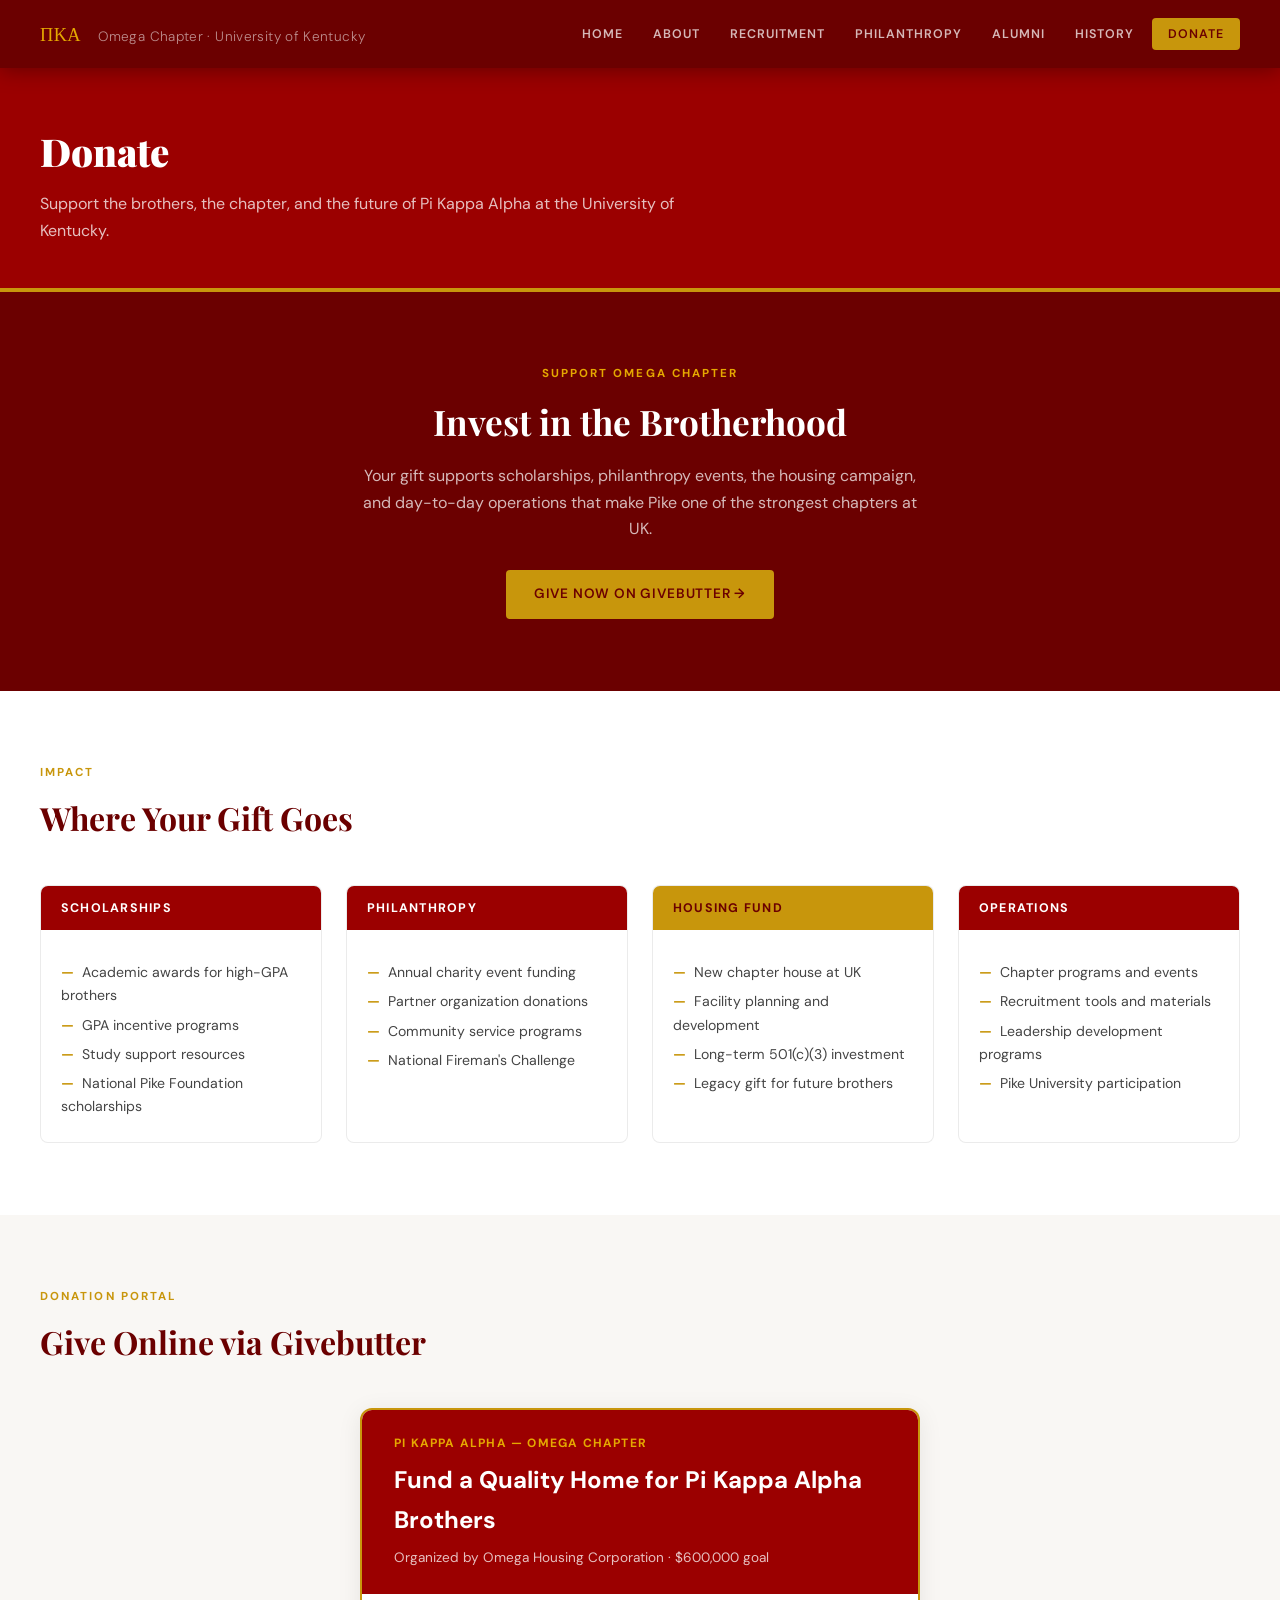
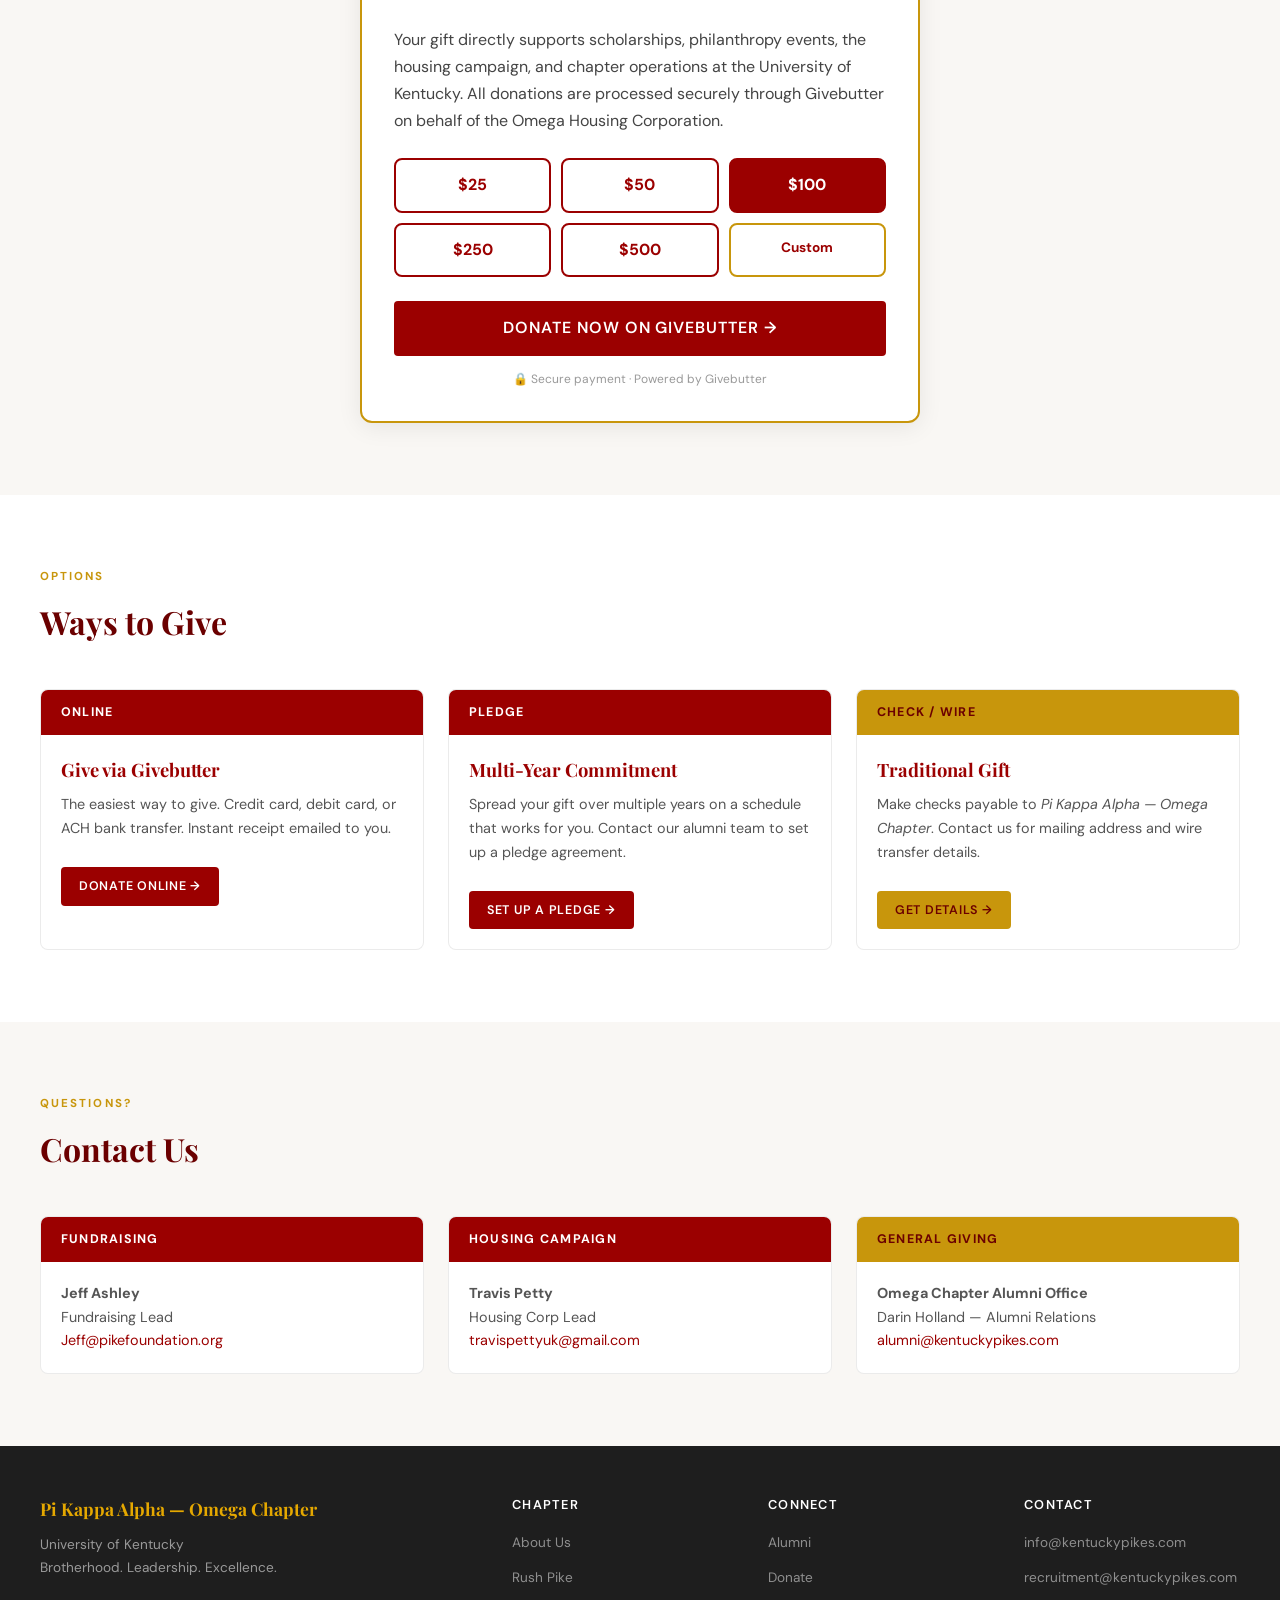
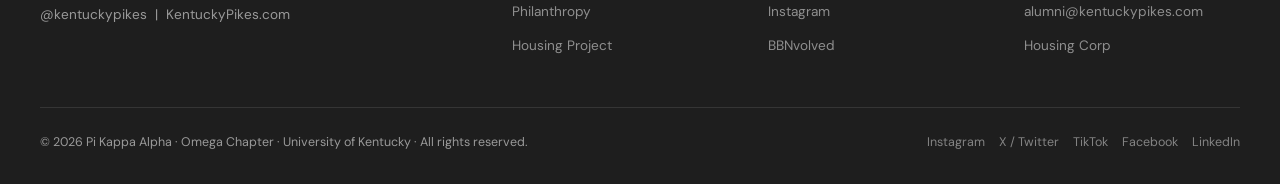
<file: donate.html>
<!DOCTYPE html>
<html lang="en">
<head>
  <meta charset="UTF-8" />
  <meta name="viewport" content="width=device-width, initial-scale=1.0" />
  <title>Donate — Pi Kappa Alpha Omega Chapter | UK</title>
  <link rel="stylesheet" href="styles.css" />
    <link rel="icon" href="https://github.com/BenBeady/ukpikes/blob/main/photos/Screenshot%202026-04-16%20222029.png?raw=true" type="image/jpeg">
</head>
<body>
<script src="nav.js"></script>

<div class="page-title">
  <h1>Donate</h1>
  <p>Support the brothers, the chapter, and the future of Pi Kappa Alpha at the University of Kentucky.</p>
</div>

<!-- CTA HERO -->
<section class="section section-dark">
  <div style="text-align:center;">
    <p class="section-label" style="color:var(--gold-vivid);">Support Omega Chapter</p>
    <h2 style="font-size:2.2rem;margin-bottom:12px;">Invest in the Brotherhood</h2>
    <p style="color:rgba(255,255,255,.72);max-width:580px;margin:0 auto 28px;">
      Your gift supports scholarships, philanthropy events, the housing campaign, and day-to-day operations that make Pike one of the strongest chapters at UK.
    </p>
    <a href="https://givebutter.com/A-New-Home-for-Omega-Pikes" target="_blank" class="btn btn-gold">Give Now on Givebutter →</a>
  </div>
</section>

<!-- WHERE IT GOES -->
<section class="section">
  <p class="section-label">Impact</p>
  <h2>Where Your Gift Goes</h2>
  <div class="card-grid card-grid-4">
    <div class="card">
      <div class="card-header">Scholarships</div>
      <div class="card-body">
        <ul>
          <li>Academic awards for high-GPA brothers</li>
          <li>GPA incentive programs</li>
          <li>Study support resources</li>
          <li>National Pike Foundation scholarships</li>
        </ul>
      </div>
    </div>
    <div class="card">
      <div class="card-header">Philanthropy</div>
      <div class="card-body">
        <ul>
          <li>Annual charity event funding</li>
          <li>Partner organization donations</li>
          <li>Community service programs</li>
          <li>National Fireman's Challenge</li>
        </ul>
      </div>
    </div>
    <div class="card">
      <div class="card-header gold">Housing Fund</div>
      <div class="card-body">
        <ul>
          <li>New chapter house at UK</li>
          <li>Facility planning and development</li>
          <li>Long-term 501(c)(3) investment</li>
          <li>Legacy gift for future brothers</li>
        </ul>
      </div>
    </div>
    <div class="card">
      <div class="card-header">Operations</div>
      <div class="card-body">
        <ul>
          <li>Chapter programs and events</li>
          <li>Recruitment tools and materials</li>
          <li>Leadership development programs</li>
          <li>Pike University participation</li>
        </ul>
      </div>
    </div>
  </div>
</section>

<!-- GIVEBUTTER DONATION -->
<section class="section section-alt">
  <p class="section-label">Donation Portal</p>
  <h2>Give Online via Givebutter</h2>
  <div style="max-width:560px;margin:0 auto;background:#fff;border:2px solid var(--gold);border-radius:12px;overflow:hidden;box-shadow:0 4px 24px rgba(0,0,0,.08);">
    <div style="background:var(--garnet);padding:24px 32px;">
      <p style="color:var(--gold-vivid);font-size:.75rem;font-weight:700;letter-spacing:.1em;text-transform:uppercase;margin-bottom:6px;">Pi Kappa Alpha — Omega Chapter</p>
      <h3 style="color:#fff;font-size:1.5rem;margin:0;">Fund a Quality Home for Pi Kappa Alpha Brothers</h3>
      <p style="color:rgba(255,255,255,.75);font-size:.85rem;margin:8px 0 0;">Organized by Omega Housing Corporation · $600,000 goal</p>
    </div>
    <div style="padding:32px;">
      <p style="color:#444;line-height:1.7;margin-bottom:24px;">
        Your gift directly supports scholarships, philanthropy events, the housing campaign, and chapter operations at the University of Kentucky. All donations are processed securely through Givebutter on behalf of the Omega Housing Corporation.
      </p>
      <div style="display:grid;grid-template-columns:repeat(3,1fr);gap:10px;margin-bottom:24px;">
        <a href="https://givebutter.com/A-New-Home-for-Omega-Pikes" target="_blank" style="display:block;text-align:center;padding:12px 8px;border:2px solid var(--garnet);border-radius:8px;color:var(--garnet);font-weight:700;font-size:1rem;text-decoration:none;">$25</a>
        <a href="https://givebutter.com/A-New-Home-for-Omega-Pikes" target="_blank" style="display:block;text-align:center;padding:12px 8px;border:2px solid var(--garnet);border-radius:8px;color:var(--garnet);font-weight:700;font-size:1rem;text-decoration:none;">$50</a>
        <a href="https://givebutter.com/A-New-Home-for-Omega-Pikes" target="_blank" style="display:block;text-align:center;padding:12px 8px;background:var(--garnet);border:2px solid var(--garnet);border-radius:8px;color:#fff;font-weight:700;font-size:1rem;text-decoration:none;">$100</a>
        <a href="https://givebutter.com/A-New-Home-for-Omega-Pikes" target="_blank" style="display:block;text-align:center;padding:12px 8px;border:2px solid var(--garnet);border-radius:8px;color:var(--garnet);font-weight:700;font-size:1rem;text-decoration:none;">$250</a>
        <a href="https://givebutter.com/A-New-Home-for-Omega-Pikes" target="_blank" style="display:block;text-align:center;padding:12px 8px;border:2px solid var(--garnet);border-radius:8px;color:var(--garnet);font-weight:700;font-size:1rem;text-decoration:none;">$500</a>
        <a href="https://givebutter.com/A-New-Home-for-Omega-Pikes" target="_blank" style="display:block;text-align:center;padding:12px 8px;border:2px solid var(--gold);border-radius:8px;color:var(--garnet);font-weight:700;font-size:.85rem;text-decoration:none;">Custom</a>
      </div>
      <a href="https://givebutter.com/A-New-Home-for-Omega-Pikes" target="_blank" class="btn btn-garnet" style="display:block;text-align:center;width:100%;box-sizing:border-box;font-size:1rem;padding:14px;">
        Donate Now on Givebutter →
      </a>
      <p style="text-align:center;font-size:.75rem;color:#999;margin-top:14px;">🔒 Secure payment · Powered by Givebutter</p>
    </div>
  </div>
</section>

<!-- WAYS TO GIVE -->
<section class="section">
  <p class="section-label">Options</p>
  <h2>Ways to Give</h2>
  <div class="card-grid card-grid-3">
    <div class="card">
      <div class="card-header">Online</div>
      <div class="card-body">
        <h3>Give via Givebutter</h3>
        <p>The easiest way to give. Credit card, debit card, or ACH bank transfer. Instant receipt emailed to you.</p>
        <br><a href="https://givebutter.com/A-New-Home-for-Omega-Pikes" target="_blank" class="btn btn-garnet" style="padding:9px 18px;font-size:.78rem;">Donate Online →</a>
      </div>
    </div>
    <div class="card">
      <div class="card-header">Pledge</div>
      <div class="card-body">
        <h3>Multi-Year Commitment</h3>
        <p>Spread your gift over multiple years on a schedule that works for you. Contact our alumni team to set up a pledge agreement.</p>
        <br><a href="mailto:alumni@kentuckypikes.com" class="btn btn-garnet" style="padding:9px 18px;font-size:.78rem;">Set Up a Pledge →</a>
      </div>
    </div>
    <div class="card">
      <div class="card-header gold">Check / Wire</div>
      <div class="card-body">
        <h3>Traditional Gift</h3>
        <p>Make checks payable to <em>Pi Kappa Alpha — Omega Chapter</em>. Contact us for mailing address and wire transfer details.</p>
        <br><a href="mailto:alumni@kentuckypikes.com" class="btn btn-gold" style="padding:9px 18px;font-size:.78rem;">Get Details →</a>
      </div>
    </div>
  </div>
</section>

<!-- CONTACT -->
<section class="section section-alt">
  <p class="section-label">Questions?</p>
  <h2>Contact Us</h2>
  <div class="card-grid card-grid-3">
    <div class="card">
      <div class="card-header">Fundraising</div>
      <div class="card-body">
        <p><strong>Jeff Ashley</strong><br>Fundraising Lead<br><a href="mailto:Jeff@pikefoundation.org" style="color:var(--garnet);">Jeff@pikefoundation.org</a></p>
      </div>
    </div>
    <div class="card">
      <div class="card-header">Housing Campaign</div>
      <div class="card-body">
        <p><strong>Travis Petty</strong><br>Housing Corp Lead<br><a href="mailto:travispettyuk@gmail.com" style="color:var(--garnet);">travispettyuk@gmail.com</a></p>
      </div>
    </div>
    <div class="card">
      <div class="card-header gold">General Giving</div>
      <div class="card-body">
        <p><strong>Omega Chapter Alumni Office</strong><br>Darin Holland — Alumni Relations<br><a href="mailto:alumni@kentuckypikes.com" style="color:var(--garnet);">alumni@kentuckypikes.com</a></p>
      </div>
    </div>
  </div>
</section>

</body>
</html>
</file>
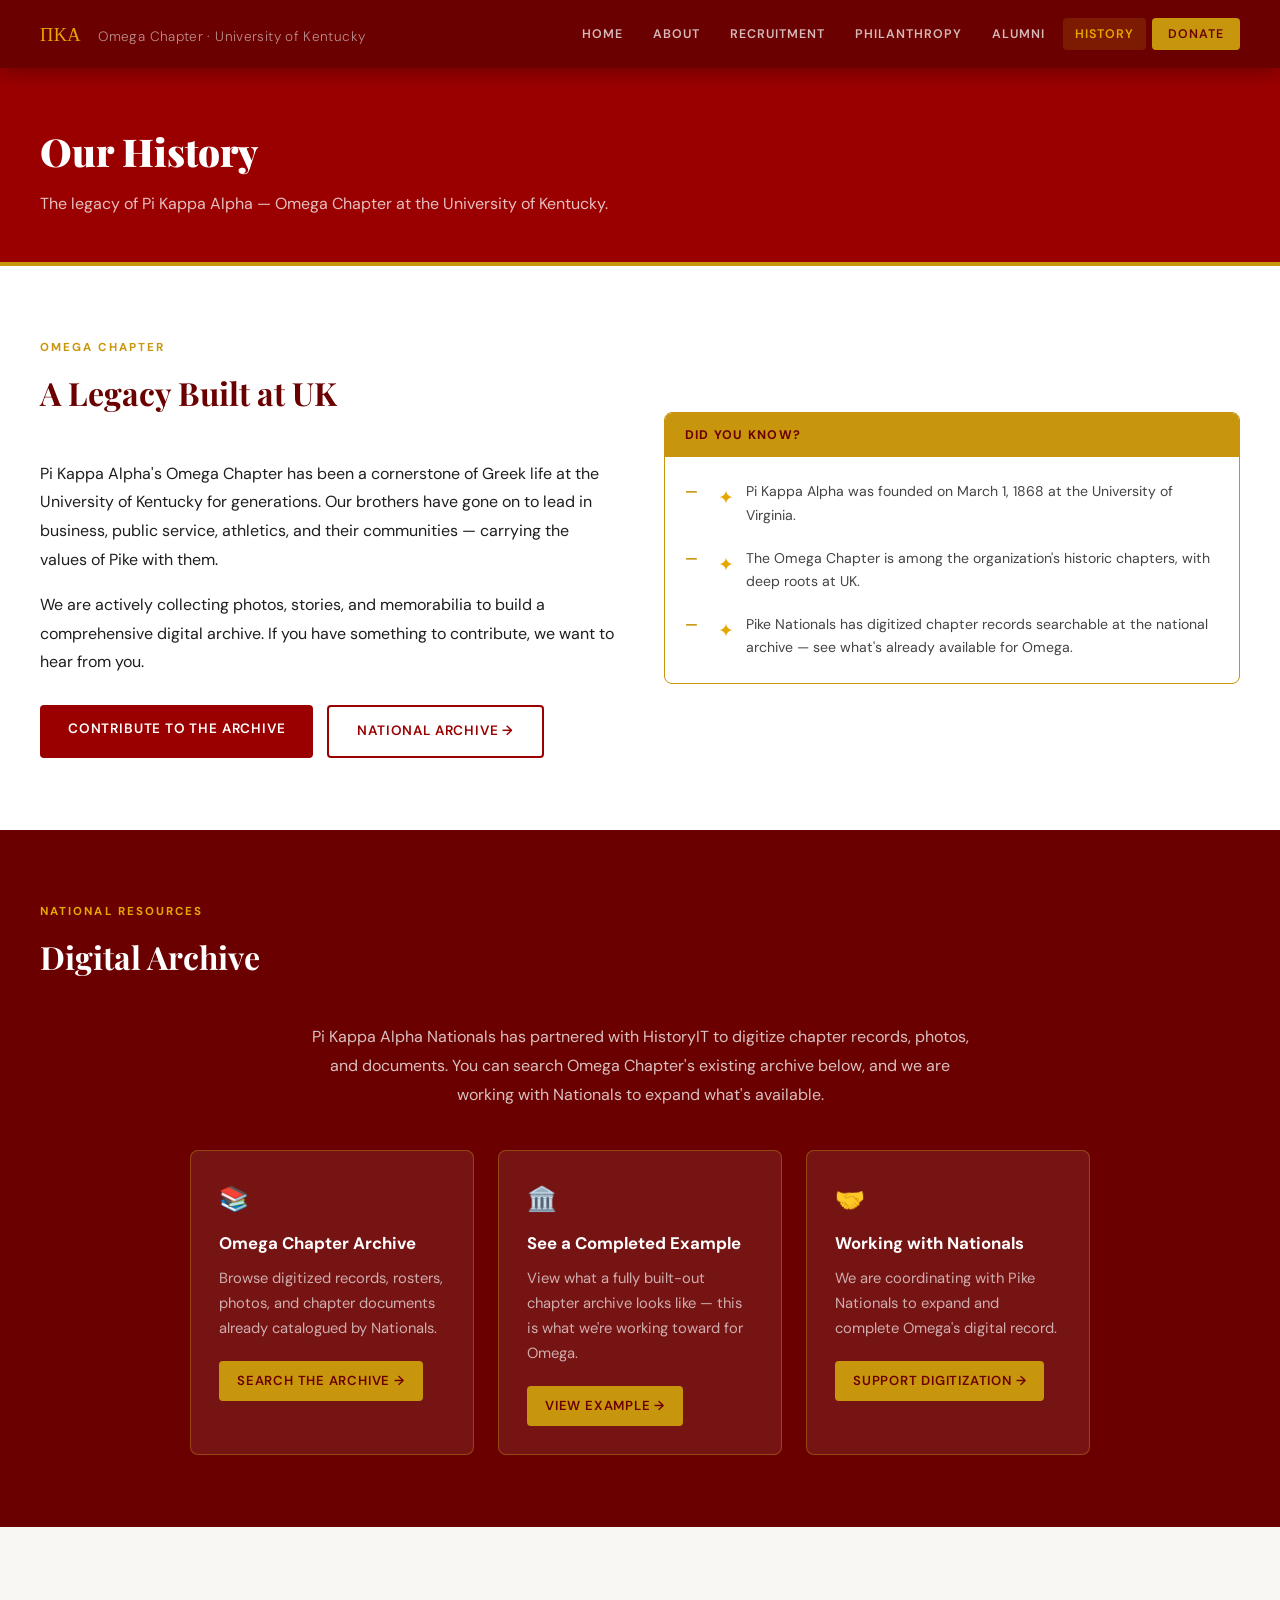
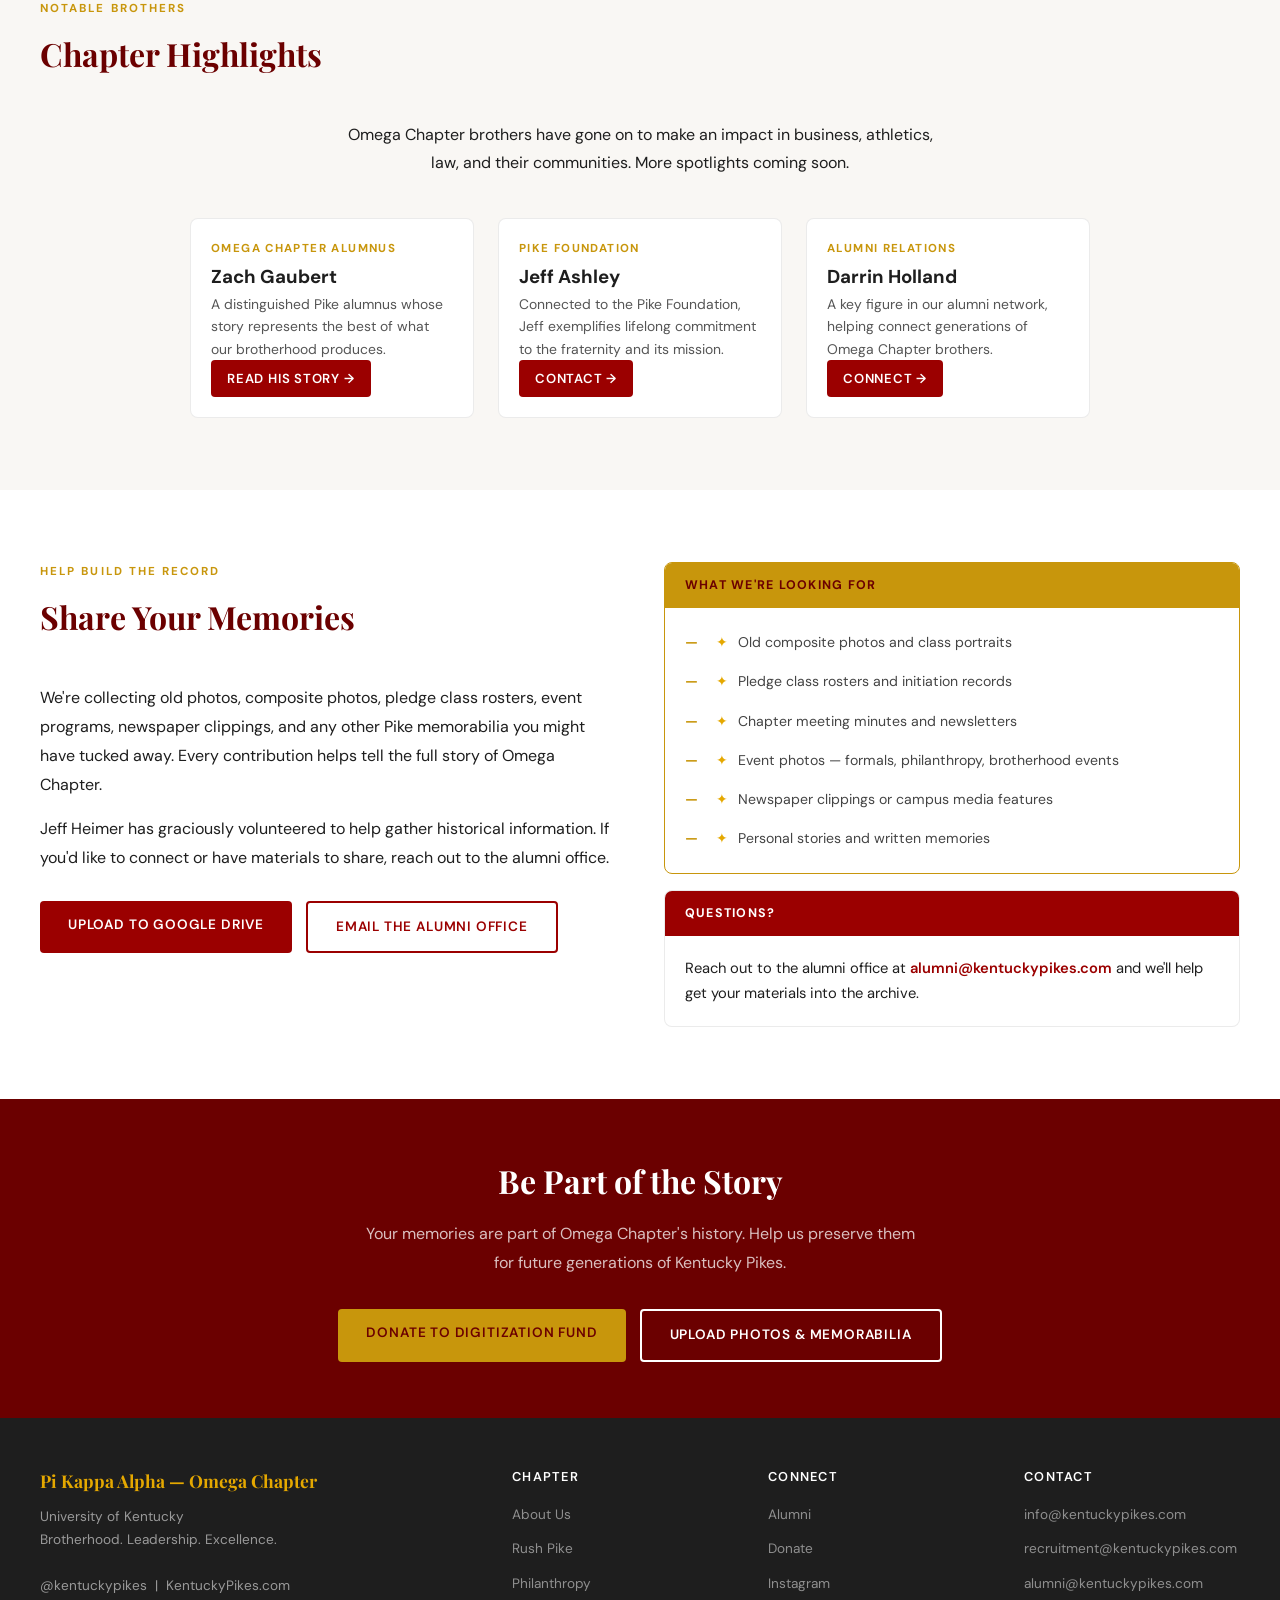
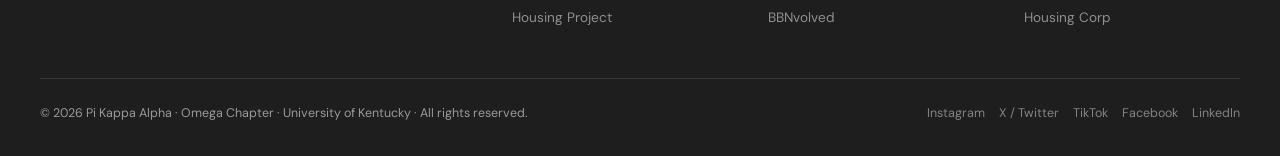
<file: history.html>
<!DOCTYPE html>
<html lang="en">
<head>
  <meta charset="UTF-8" />
  <meta name="viewport" content="width=device-width, initial-scale=1.0" />
  <title>History — Pi Kappa Alpha Omega Chapter | Kentucky</title>
  <link rel="stylesheet" href="styles.css" />
  <link rel="icon" href="https://github.com/BenBeady/ukpikes/blob/main/photos/Screenshot%202026-04-16%20222029.png?raw=true" type="image/jpeg">
</head>
<body>
<script src="nav.js"></script>

<div class="page-title">
  <h1>Our History</h1>
  <p>The legacy of Pi Kappa Alpha — Omega Chapter at the University of Kentucky.</p>
</div>

<!-- INTRO -->
<section class="section">
  <div style="display:grid;grid-template-columns:1fr 1fr;gap:48px;align-items:center;">
    <div>
      <p class="section-label">Omega Chapter</p>
      <h2>A Legacy Built at UK</h2>
      <p style="color:var(--gray);line-height:1.8;">
        Pi Kappa Alpha's Omega Chapter has been a cornerstone of Greek life at the University of Kentucky for generations. Our brothers have gone on to lead in business, public service, athletics, and their communities — carrying the values of Pike with them.
      </p>
      <p style="color:var(--gray);line-height:1.8;margin-top:16px;">
        We are actively collecting photos, stories, and memorabilia to build a comprehensive digital archive. If you have something to contribute, we want to hear from you.
      </p>
      <div class="hero-btns" style="justify-content:flex-start;margin-top:28px;">
        <a href="#contribute" class="btn btn-garnet">Contribute to the Archive</a>
        <a href="https://pike.historyit.com/chapter-view.php?id=176" target="_blank" class="btn btn-outline" style="color:var(--garnet);border-color:var(--garnet);">National Archive →</a>
      </div>
    </div>
    <div class="card" style="border-color:var(--gold);">
      <div class="card-header gold">Did You Know?</div>
      <div class="card-body">
        <ul style="list-style:none;padding:0;margin:0;display:flex;flex-direction:column;gap:14px;">
          <li style="display:flex;gap:12px;align-items:flex-start;">
            <span style="color:var(--gold-vivid);font-size:1.2rem;margin-top:2px;">✦</span>
            <span>Pi Kappa Alpha was founded on March 1, 1868 at the University of Virginia.</span>
          </li>
          <li style="display:flex;gap:12px;align-items:flex-start;">
            <span style="color:var(--gold-vivid);font-size:1.2rem;margin-top:2px;">✦</span>
            <span>The Omega Chapter is among the organization's historic chapters, with deep roots at UK.</span>
          </li>
          <li style="display:flex;gap:12px;align-items:flex-start;">
            <span style="color:var(--gold-vivid);font-size:1.2rem;margin-top:2px;">✦</span>
            <span>Pike Nationals has digitized chapter records searchable at the national archive — see what's already available for Omega.</span>
          </li>
        </ul>
      </div>
    </div>
  </div>
</section>

<!-- NATIONAL DIGITAL ARCHIVE -->
<section class="section section-dark">
  <p class="section-label">National Resources</p>
  <h2>Digital Archive</h2>
  <p style="color:rgba(255,255,255,0.75);max-width:680px;margin:0 auto 40px;text-align:center;line-height:1.8;">
    Pi Kappa Alpha Nationals has partnered with HistoryIT to digitize chapter records, photos, and documents. You can search Omega Chapter's existing archive below, and we are working with Nationals to expand what's available.
  </p>
  <div style="display:grid;grid-template-columns:repeat(auto-fit,minmax(260px,1fr));gap:24px;max-width:900px;margin:0 auto;">
    <div style="background:rgba(255,255,255,0.08);border:1px solid rgba(200,150,12,0.4);border-radius:8px;padding:28px;">
      <div style="color:var(--gold-vivid);font-size:1.5rem;margin-bottom:12px;">📚</div>
      <h3 style="color:var(--white);margin-bottom:8px;font-size:1.05rem;">Omega Chapter Archive</h3>
      <p style="color:rgba(255,255,255,0.65);font-size:.92rem;line-height:1.7;margin-bottom:20px;">Browse digitized records, rosters, photos, and chapter documents already catalogued by Nationals.</p>
      <a href="https://pike.historyit.com/chapter-view.php?id=176" target="_blank" class="btn btn-gold" style="padding:9px 18px;font-size:.82rem;">Search the Archive →</a>
    </div>
    <div style="background:rgba(255,255,255,0.08);border:1px solid rgba(200,150,12,0.4);border-radius:8px;padding:28px;">
      <div style="color:var(--gold-vivid);font-size:1.5rem;margin-bottom:12px;">🏛️</div>
      <h3 style="color:var(--white);margin-bottom:8px;font-size:1.05rem;">See a Completed Example</h3>
      <p style="color:rgba(255,255,255,0.65);font-size:.92rem;line-height:1.7;margin-bottom:20px;">View what a fully built-out chapter archive looks like — this is what we're working toward for Omega.</p>
      <a href="https://pike.historyit.com/chapter-view.php?id=320" target="_blank" class="btn btn-gold" style="padding:9px 18px;font-size:.82rem;">View Example →</a>
    </div>
    <div style="background:rgba(255,255,255,0.08);border:1px solid rgba(200,150,12,0.4);border-radius:8px;padding:28px;">
      <div style="color:var(--gold-vivid);font-size:1.5rem;margin-bottom:12px;">🤝</div>
      <h3 style="color:var(--white);margin-bottom:8px;font-size:1.05rem;">Working with Nationals</h3>
      <p style="color:rgba(255,255,255,0.65);font-size:.92rem;line-height:1.7;margin-bottom:20px;">We are coordinating with Pike Nationals to expand and complete Omega's digital record.</p>
      <a href="https://fdog23.funraise.org/team/omega-kentucky" target="_blank" class="btn btn-gold" style="padding:9px 18px;font-size:.82rem;">Support Digitization →</a>
    </div>
  </div>
</section>

<!-- HIGHLIGHTS -->
<section class="section section-alt">
  <p class="section-label">Notable Brothers</p>
  <h2>Chapter Highlights</h2>
  <p style="color:var(--gray);text-align:center;max-width:600px;margin:0 auto 40px;line-height:1.8;">
    Omega Chapter brothers have gone on to make an impact in business, athletics, law, and their communities. More spotlights coming soon.
  </p>
  <div class="card-grid card-grid-3" style="max-width:900px;margin:0 auto;">
    <div class="spotlight">
      <div class="spotlight-body">
        <div class="year">Omega Chapter Alumnus</div>
        <h3>Zach Gaubert</h3>
        <p>A distinguished Pike alumnus whose story represents the best of what our brotherhood produces.</p>
        <a href="https://pikes.org/zachgaubert/" target="_blank" class="btn btn-garnet" style="padding:8px 16px;font-size:.82rem;">Read His Story →</a>
      </div>
    </div>
    <div class="spotlight">
      <div class="spotlight-body">
        <div class="year">Pike Foundation</div>
        <h3>Jeff Ashley</h3>
        <p>Connected to the Pike Foundation, Jeff exemplifies lifelong commitment to the fraternity and its mission.</p>
        <a href="mailto:Jeff@pikefoundation.org" class="btn btn-garnet" style="padding:8px 16px;font-size:.82rem;">Contact →</a>
      </div>
    </div>
    <div class="spotlight">
      <div class="spotlight-body">
        <div class="year">Alumni Relations</div>
        <h3>Darrin Holland</h3>
        <p>A key figure in our alumni network, helping connect generations of Omega Chapter brothers.</p>
        <a href="mailto:alumni@kentuckypikes.com" class="btn btn-garnet" style="padding:8px 16px;font-size:.82rem;">Connect →</a>
      </div>
    </div>
  </div>
</section>

<!-- CONTRIBUTE / SHARE MEMORIES -->
<section class="section" id="contribute">
  <div style="display:grid;grid-template-columns:1fr 1fr;gap:48px;align-items:start;">
    <div>
      <p class="section-label">Help Build the Record</p>
      <h2>Share Your Memories</h2>
      <p style="color:var(--gray);line-height:1.8;">
        We're collecting old photos, composite photos, pledge class rosters, event programs, newspaper clippings, and any other Pike memorabilia you might have tucked away. Every contribution helps tell the full story of Omega Chapter.
      </p>
      <p style="color:var(--gray);line-height:1.8;margin-top:16px;">
        Jeff Heimer has graciously volunteered to help gather historical information. If you'd like to connect or have materials to share, reach out to the alumni office.
      </p>
      <div class="hero-btns" style="justify-content:flex-start;margin-top:28px;">
        <a href="https://drive.google.com/drive/folders/YOUR_FOLDER_ID" target="_blank" class="btn btn-garnet">Upload to Google Drive</a>
        <a href="mailto:alumni@kentuckypikes.com" class="btn btn-outline" style="color:var(--garnet);border-color:var(--garnet);">Email the Alumni Office</a>
      </div>
    </div>
    <div style="display:flex;flex-direction:column;gap:16px;">
      <div class="card" style="border-color:var(--gold);">
        <div class="card-header gold">What We're Looking For</div>
        <div class="card-body">
          <ul style="list-style:none;padding:0;margin:0;display:flex;flex-direction:column;gap:10px;">
            <li style="display:flex;gap:10px;align-items:center;"><span style="color:var(--gold-vivid);">✦</span> Old composite photos and class portraits</li>
            <li style="display:flex;gap:10px;align-items:center;"><span style="color:var(--gold-vivid);">✦</span> Pledge class rosters and initiation records</li>
            <li style="display:flex;gap:10px;align-items:center;"><span style="color:var(--gold-vivid);">✦</span> Chapter meeting minutes and newsletters</li>
            <li style="display:flex;gap:10px;align-items:center;"><span style="color:var(--gold-vivid);">✦</span> Event photos — formals, philanthropy, brotherhood events</li>
            <li style="display:flex;gap:10px;align-items:center;"><span style="color:var(--gold-vivid);">✦</span> Newspaper clippings or campus media features</li>
            <li style="display:flex;gap:10px;align-items:center;"><span style="color:var(--gold-vivid);">✦</span> Personal stories and written memories</li>
          </ul>
        </div>
      </div>
      <div class="card">
        <div class="card-header">Questions?</div>
        <div class="card-body" style="font-size:.92rem;color:var(--gray);line-height:1.7;">
          Reach out to the alumni office at <a href="mailto:alumni@kentuckypikes.com" style="color:var(--garnet);font-weight:600;">alumni@kentuckypikes.com</a> and we'll help get your materials into the archive.
        </div>
      </div>
    </div>
  </div>
</section>

<!-- CTA BANNER -->
<section class="section section-dark" style="text-align:center;padding:56px 40px;">
  <h2 style="margin-bottom:12px;">Be Part of the Story</h2>
  <p style="color:rgba(255,255,255,0.75);max-width:560px;margin:0 auto 32px;line-height:1.8;">
    Your memories are part of Omega Chapter's history. Help us preserve them for future generations of Kentucky Pikes.
  </p>
  <div class="hero-btns" style="justify-content:center;">
    <a href="https://fdog23.funraise.org/team/omega-kentucky" target="_blank" class="btn btn-gold">Donate to Digitization Fund</a>
    <a href="https://drive.google.com/drive/u/1/folders/1pl66Dqie5rpCS5V7xogybjxyRFYDvFZC" target="_blank" class="btn btn-outline" style="color:var(--white);border-color:var(--white);">Upload Photos &amp; Memorabilia</a>
  </div>
</section>

</body>
</html>
</file>
<file: styles.css>
/*
Theme Name: ukpikes
Theme URI: https://github.com/BenBeady/ukpikes
Author: Ben Beady
Description: Kentucky Pikes Theme
Version: 1.0
*/

/* ── FONTS ── */
@import url('https://fonts.googleapis.com/css2?family=Playfair+Display:wght@700;900&family=DM+Sans:wght@300;400;500;600&display=swap');

/* ── VARIABLES ── */
:root {
  --garnet:      #9B0000;
  --garnet-dark: #6B0000;
  --garnet-lite: #fdf0f0;
  --gold:        #C8960C;
  --gold-light:  #F5E8C0;
  --gold-vivid:  #E5A800;
  --white:       #FFFFFF;
  --off-white:   #F9F7F4;
  --gray-bg:     #F2F0ED;
  --gray-mid:    #888;
  --gray-dark:   #1E1E1E;
  --nav-h:       68px;
}

/* ── RESET ── */
*, *::before, *::after { box-sizing: border-box; margin: 0; padding: 0; }
html { scroll-behavior: smooth; }
body {
  font-family: 'DM Sans', sans-serif;
  font-weight: 400;
  color: var(--gray-dark);
  background: var(--white);
  line-height: 1.65;
}
img { display: block; max-width: 100%; }
a { color: inherit; text-decoration: none; }

/* ── NAV ── */
.nav {
  position: sticky; top: 0; z-index: 100;
  background: var(--garnet-dark);
  height: var(--nav-h);
  display: flex; align-items: center;
  padding: 0 40px;
  box-shadow: 0 2px 20px rgba(0,0,0,.35);
}
.nav-logo {
  font-family: 'Playfair Display', serif;
  font-size: 1.15rem;
  color: var(--gold-vivid);
  white-space: nowrap;
  letter-spacing: .02em;
}
.nav-logo span {
  color: rgba(255,255,255,.55);
  font-family: 'DM Sans', sans-serif;
  font-weight: 300;
  font-size: .85rem;
  margin-left: 12px;
}
.nav-links {
  margin-left: auto;
  display: flex; gap: 6px;
  list-style: none;
}
.nav-links a {
  display: inline-block;
  padding: 6px 12px;
  font-size: .78rem;
  font-weight: 600;
  letter-spacing: .08em;
  text-transform: uppercase;
  color: rgba(255,255,255,.72);
  border-radius: 4px;
  transition: background .2s, color .2s;
}
.nav-links a:hover,
.nav-links a.active {
  background: rgba(200,150,12,.18);
  color: var(--gold-vivid);
}
.nav-donate-btn {
  background: var(--gold) !important;
  color: var(--garnet-dark) !important;
  padding: 6px 16px !important;
  border-radius: 4px !important;
}
.nav-donate-btn:hover {
  background: var(--gold-vivid) !important;
}

/* ── FOOTER ── */
.footer {
  background: var(--gray-dark);
  color: rgba(255,255,255,.55);
  padding: 48px 40px 32px;
}
.footer-grid {
  display: grid;
  grid-template-columns: 2fr 1fr 1fr 1fr;
  gap: 40px;
  margin-bottom: 40px;
}
.footer-brand h3 {
  font-family: 'Playfair Display', serif;
  color: var(--gold-vivid);
  font-size: 1.1rem;
  margin-bottom: 10px;
}
.footer-brand p { font-size: .85rem; line-height: 1.7; }
.footer-col h4 {
  color: var(--white);
  font-size: .8rem;
  font-weight: 600;
  letter-spacing: .1em;
  text-transform: uppercase;
  margin-bottom: 14px;
}
.footer-col ul { list-style: none; }
.footer-col li { margin-bottom: 8px; }
.footer-col a { font-size: .85rem; color: rgba(255,255,255,.5); transition: color .2s; }
.footer-col a:hover { color: var(--gold-vivid); }
.footer-bottom {
  border-top: 1px solid rgba(255,255,255,.1);
  padding-top: 24px;
  display: flex; justify-content: space-between; align-items: center;
  font-size: .78rem;
}
.social-links { display: flex; gap: 14px; }
.social-links a { color: rgba(255,255,255,.45); transition: color .2s; }
.social-links a:hover { color: var(--gold-vivid); }

/* ── HERO ── */
.hero {
  background: var(--garnet-dark);
  min-height: 520px;
  display: flex; flex-direction: column; justify-content: center;
  align-items: center; text-align: center;
  padding: 80px 40px;
  position: relative;
  overflow: hidden;
}
.hero::before {
  content: '';
  position: absolute; inset: 0;
  background:
    radial-gradient(ellipse 80% 60% at 50% 110%, rgba(200,150,12,.18) 0%, transparent 70%),
    repeating-linear-gradient(135deg, rgba(255,255,255,.02) 0px, rgba(255,255,255,.02) 1px, transparent 1px, transparent 60px);
}
.hero-eyebrow {
  font-size: .75rem;
  font-weight: 600;
  letter-spacing: .18em;
  text-transform: uppercase;
  color: var(--gold-vivid);
  margin-bottom: 18px;
  position: relative;
}
.hero h1 {
  font-family: 'Playfair Display', serif;
  font-size: clamp(2.2rem, 5vw, 3.8rem);
  font-weight: 900;
  color: var(--white);
  line-height: 1.12;
  max-width: 780px;
  position: relative;
  margin-bottom: 20px;
}
.hero h1 em { color: var(--gold-vivid); font-style: normal; }
.hero p {
  color: rgba(255,255,255,.7);
  font-size: 1.05rem;
  max-width: 540px;
  position: relative;
  margin-bottom: 36px;
}
.hero-btns { display: flex; gap: 14px; flex-wrap: wrap; justify-content: center; position: relative; }

/* ── BUTTONS ── */
.btn {
  display: inline-block;
  padding: 13px 28px;
  font-size: .85rem;
  font-weight: 600;
  letter-spacing: .06em;
  text-transform: uppercase;
  border-radius: 4px;
  transition: transform .18s, box-shadow .18s;
  cursor: pointer;
}
.btn:hover { transform: translateY(-2px); box-shadow: 0 6px 20px rgba(0,0,0,.2); }
.btn-gold  { background: var(--gold); color: var(--garnet-dark); }
.btn-gold:hover { background: var(--gold-vivid); }
.btn-outline { background: transparent; color: var(--white); border: 2px solid rgba(255,255,255,.5); }
.btn-outline:hover { border-color: var(--white); background: rgba(255,255,255,.08); }
.btn-garnet { background: var(--garnet); color: var(--white); }
.btn-garnet:hover { background: var(--garnet-dark); }

/* ── PAGE TITLE (inner pages) ── */
.page-title {
  background: var(--garnet);
  padding: 52px 40px 44px;
  border-bottom: 4px solid var(--gold);
}
.page-title h1 {
  font-family: 'Playfair Display', serif;
  font-size: 2.4rem;
  font-weight: 900;
  color: var(--white);
  margin-bottom: 8px;
}
.page-title p { color: rgba(255,255,255,.75); font-size: 1rem; max-width: 640px; }

/* ── SECTIONS ── */
.section { padding: 72px 40px; }
.section-alt { background: var(--off-white); }
.section-dark { background: var(--garnet-dark); color: var(--white); }
.section-gold  { background: var(--gold-light); }

.section-label {
  font-size: .72rem;
  font-weight: 700;
  letter-spacing: .18em;
  text-transform: uppercase;
  color: var(--gold);
  margin-bottom: 10px;
}
.section h2 {
  font-family: 'Playfair Display', serif;
  font-size: 2rem;
  font-weight: 700;
  margin-bottom: 40px;
  color: var(--garnet-dark);
}
.section-dark h2 { color: var(--white); }
.section-dark .section-label { color: var(--gold-vivid); }

/* ── STAT ROW ── */
.stats-row {
  display: grid;
  grid-template-columns: repeat(4, 1fr);
  gap: 2px;
  background: var(--garnet-dark);
}
.stat-block {
  background: var(--garnet);
  padding: 32px 20px;
  text-align: center;
  transition: background .2s;
}
.stat-block:hover { background: #820000; }
.stat-block .val {
  font-family: 'Playfair Display', serif;
  font-size: 2.6rem;
  font-weight: 900;
  color: var(--gold-vivid);
  line-height: 1;
  margin-bottom: 6px;
}
.stat-block .lbl { font-size: .8rem; font-weight: 500; color: rgba(255,255,255,.75); letter-spacing: .06em; }

/* ── CARDS ── */
.card-grid { display: grid; gap: 24px; }
.card-grid-2 { grid-template-columns: repeat(2,1fr); }
.card-grid-3 { grid-template-columns: repeat(3,1fr); }
.card-grid-4 { grid-template-columns: repeat(4,1fr); }

.card {
  background: var(--white);
  border: 1px solid rgba(0,0,0,.08);
  border-radius: 8px;
  overflow: hidden;
  transition: box-shadow .22s, transform .22s;
}
.card:hover { box-shadow: 0 8px 32px rgba(0,0,0,.1); transform: translateY(-3px); }
.card-header {
  background: var(--garnet);
  padding: 12px 20px;
  font-size: .78rem;
  font-weight: 700;
  letter-spacing: .1em;
  text-transform: uppercase;
  color: var(--white);
}
.card-header.gold { background: var(--gold); color: var(--garnet-dark); }
.card-body { padding: 20px; }
.card-body h3 { font-family: 'Playfair Display', serif; font-size: 1.15rem; color: var(--garnet); margin-bottom: 8px; }
.card-body p  { font-size: .9rem; color: #555; line-height: 1.65; }
.card-body ul { list-style: none; margin-top: 8px; }
.card-body ul li { font-size: .88rem; color: #444; padding: 3px 0; }
.card-body ul li::before { content: '—'; color: var(--gold); margin-right: 8px; font-weight: 700; }

/* ── IMAGE PLACEHOLDER ── */
.img-placeholder {
  background: var(--gray-bg);
  display: flex; align-items: center; justify-content: center;
  color: var(--gray-mid);
  font-size: .82rem;
  font-style: italic;
  border-radius: 6px;
  border: 1px dashed #ccc;
}

/* ── BANNER CTA ── */
.cta-banner {
  background: var(--garnet);
  border-top: 4px solid var(--gold);
  border-bottom: 4px solid var(--gold);
  padding: 56px 40px;
  text-align: center;
}
.cta-banner h2 { font-family: 'Playfair Display', serif; font-size: 2rem; color: var(--white); margin-bottom: 12px; }
.cta-banner p  { color: rgba(255,255,255,.75); max-width: 540px; margin: 0 auto 28px; }

/* ── FAQ ── */
.faq-item {
  border-left: 3px solid var(--gold);
  padding: 16px 20px;
  margin-bottom: 14px;
  background: var(--white);
  border-radius: 0 6px 6px 0;
}
.faq-item strong { display: block; color: var(--garnet); font-size: .95rem; margin-bottom: 4px; }
.faq-item p { font-size: .9rem; color: #555; }

/* ── PROGRESS BAR ── */
.progress-wrap { background: #e0e0e0; border-radius: 999px; height: 28px; overflow: hidden; margin: 12px 0 6px; position: relative; }
.progress-fill { background: linear-gradient(90deg, var(--garnet), var(--garnet-dark)); height: 100%; border-radius: 999px; display: flex; align-items: center; padding: 0 14px; }
.progress-fill span { font-size: .78rem; font-weight: 700; color: var(--white); letter-spacing: .05em; }

/* ── ICON BADGES ── */
.badge-row { display: flex; gap: 10px; flex-wrap: wrap; margin-top: 8px; }
.badge {
  display: inline-block;
  background: var(--garnet);
  color: var(--white);
  font-size: .72rem;
  font-weight: 600;
  padding: 4px 12px;
  border-radius: 999px;
  letter-spacing: .05em;
  text-transform: uppercase;
}
.badge.gold { background: var(--gold); color: var(--garnet-dark); }

/* ── OFFICERS GRID ── */
.officer-card {
  display: flex; align-items: center; gap: 16px;
  background: var(--white);
  border: 1px solid rgba(0,0,0,.07);
  border-radius: 8px;
  padding: 16px 20px;
  transition: box-shadow .2s;
}
.officer-card:hover { box-shadow: 0 4px 16px rgba(0,0,0,.08); }
.officer-avatar {
  width: 54px; height: 54px; border-radius: 50%;
  background: var(--gray-bg);
  border: 2px solid var(--gold);
  flex-shrink: 0;
  display: flex; align-items: center; justify-content: center;
  font-size: .7rem; color: var(--gray-mid); font-style: italic;
}
.officer-info strong { display: block; font-size: .95rem; color: var(--garnet); }
.officer-info span  { font-size: .82rem; color: var(--gray-mid); }

/* ── FUNRAISE EMBED PLACEHOLDER ── */
.funraise-box {
  background: linear-gradient(135deg, var(--garnet-lite), var(--gold-light));
  border: 2px dashed var(--gold);
  border-radius: 10px;
  padding: 48px 32px;
  text-align: center;
}
.funraise-box h3 { font-family: 'Playfair Display', serif; color: var(--garnet); font-size: 1.4rem; margin-bottom: 10px; }
.funraise-box p  { color: #666; font-size: .9rem; max-width: 500px; margin: 0 auto 20px; }

/* ── TIMELINE ── */
.timeline { position: relative; padding-left: 28px; }
.timeline::before { content: ''; position: absolute; left: 9px; top: 0; bottom: 0; width: 2px; background: var(--gold-light); }
.timeline-item { position: relative; margin-bottom: 32px; }
.timeline-item::before {
  content: ''; position: absolute; left: -24px; top: 5px;
  width: 14px; height: 14px; border-radius: 50%;
  background: var(--garnet); border: 3px solid var(--gold);
}
.timeline-item h4 { font-family: 'Playfair Display', serif; font-size: 1.05rem; color: var(--garnet); margin-bottom: 4px; }
.timeline-item .week { font-size: .72rem; font-weight: 700; letter-spacing: .12em; text-transform: uppercase; color: var(--gold); margin-bottom: 6px; }
.timeline-item p { font-size: .88rem; color: #555; }

/* ── SPOTLIGHT CARD ── */
.spotlight {
  background: var(--white);
  border: 1px solid rgba(0,0,0,.08);
  border-radius: 8px;
  overflow: hidden;
}
.spotlight-img {
  height: 180px;
  background: var(--gray-bg);
  display: flex; align-items: center; justify-content: center;
  font-size: .82rem; color: var(--gray-mid); font-style: italic;
}
.spotlight-body { padding: 20px; }
.spotlight-body .year { font-size: .72rem; font-weight: 700; letter-spacing: .12em; text-transform: uppercase; color: var(--gold); margin-bottom: 4px; }
.spotlight-body h4 { font-family: 'Playfair Display', serif; font-size: 1.1rem; color: var(--garnet); margin-bottom: 6px; }
.spotlight-body p  { font-size: .87rem; color: #555; line-height: 1.6; }

/* ── RESPONSIVE ── */
@media (max-width: 900px) {
  .nav { padding: 0 20px; }
  .nav-links { display: none; }
  .section { padding: 48px 20px; }
  .hero { padding: 60px 20px; }
  .page-title { padding: 40px 20px; }
  .stats-row, .card-grid-4 { grid-template-columns: repeat(2,1fr); }
  .card-grid-3 { grid-template-columns: repeat(2,1fr); }
  .card-grid-2 { grid-template-columns: 1fr; }
  .footer-grid { grid-template-columns: 1fr 1fr; }
  .footer-bottom { flex-direction: column; gap: 12px; text-align: center; }
}
@media (max-width: 580px) {
  .stats-row, .card-grid-4, .card-grid-3, .card-grid-2 { grid-template-columns: 1fr; }
  .footer-grid { grid-template-columns: 1fr; }
  .hero h1 { font-size: 2rem; }
  .hero-btns { flex-direction: column; align-items: center; }
}
</file>
